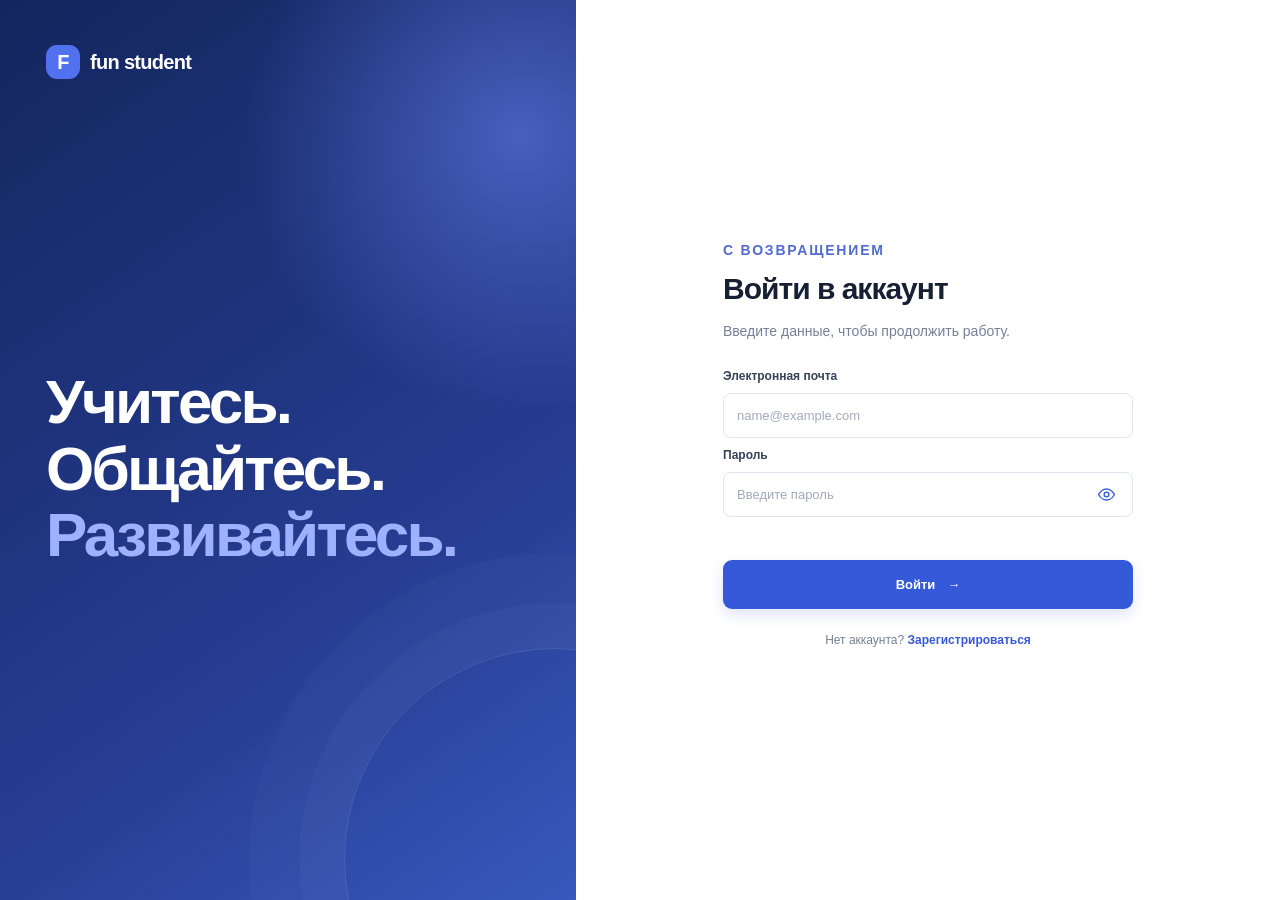
<file: index.html>
<!DOCTYPE html>
<html lang="ru">
<head>
  <meta charset="UTF-8">
  <meta name="viewport" content="width=device-width, initial-scale=1.0">
  <meta http-equiv="refresh" content="0; url=login.html">
  <title>Fun Student</title>
</head>
<body>
  <p>Перенаправление на <a href="login.html">страницу входа</a>…</p>
</body>
</html>
</file>
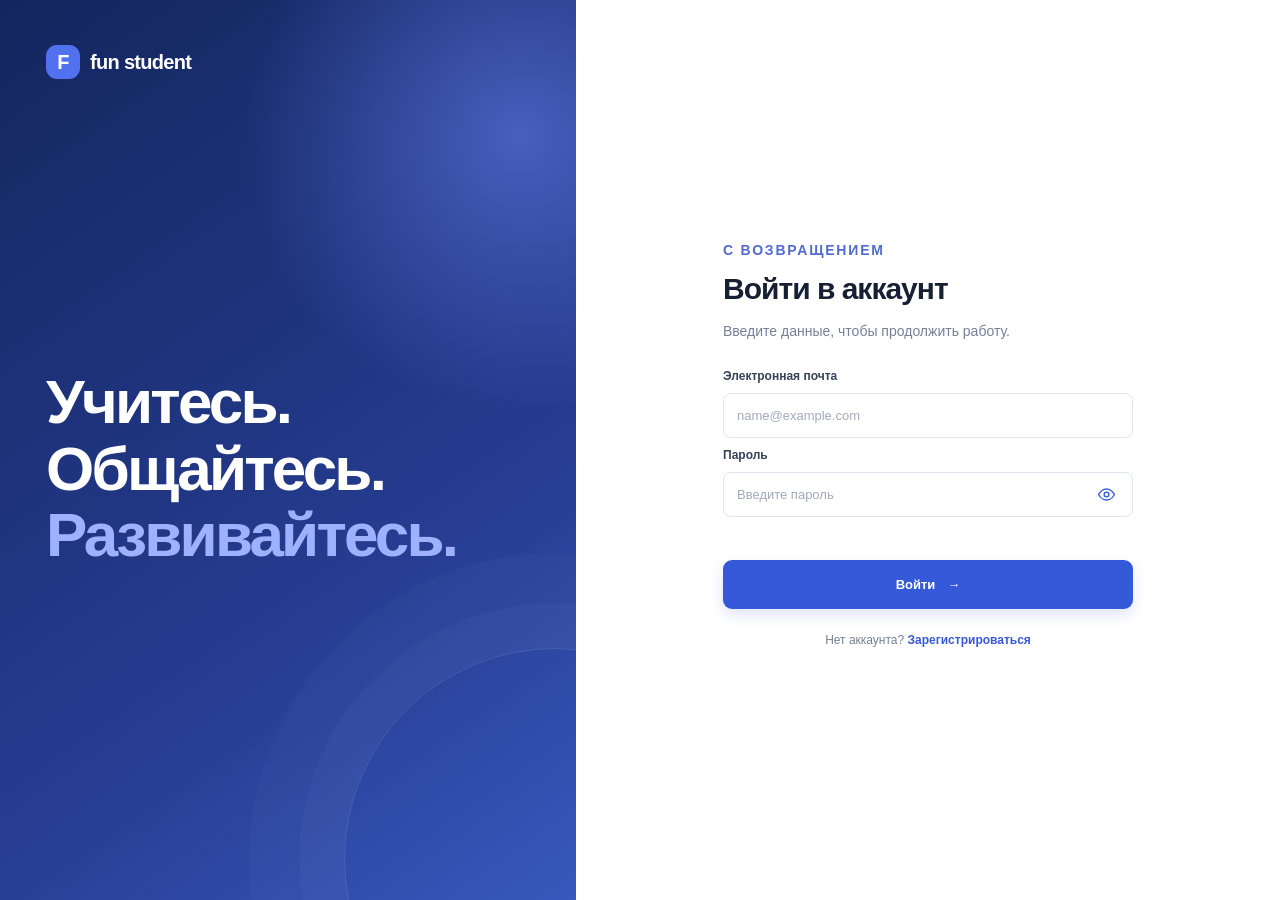
<file: login.html>
<!DOCTYPE html>
<html lang="ru">
<head>
  <meta charset="UTF-8">
  <meta name="viewport" content="width=device-width, initial-scale=1.0">
  <title>Вход — Fun Student</title>
  <link rel="stylesheet" href="css/style.css">
  <script src="js/common.js" defer></script>
  <script src="js/auth.js" defer></script>
</head>
<body class="auth-page">
  <main class="auth-layout">
    <section class="auth-aside">
      <a class="brand brand-light" href="login.html"><span class="brand-mark">F</span> fun student</a>
      <div class="aside-copy">
        <h1>Учитесь.<br>Общайтесь.<br><span>Развивайтесь.</span></h1>
      </div>
    </section>
    <section class="auth-main">
      <div class="auth-card">
        <a class="brand brand-dark mobile-brand" href="login.html"><span class="brand-mark">F</span> fun student</a>
        <span class="eyebrow welcome-eyebrow">С ВОЗВРАЩЕНИЕМ</span>
        <h2>Войти в аккаунт</h2>
        <p class="muted">Введите данные, чтобы продолжить работу.</p>
        <form id="loginForm" class="form">
          <label for="loginEmail">Электронная почта</label>
          <input id="loginEmail" name="email" type="email" placeholder="name@example.com" autocomplete="username" required>
          <label for="loginPassword">Пароль</label>
          <div class="password-wrap">
            <input id="loginPassword" name="password" type="password" placeholder="Введите пароль" autocomplete="current-password" required>
            <button class="password-toggle" type="button" data-toggle-password="loginPassword" aria-label="Показать пароль" title="Показать пароль"><svg viewBox="0 0 24 24" aria-hidden="true"><path d="M2 12s3.6-7 10-7 10 7 10 7-3.6 7-10 7S2 12 2 12Z"/><circle cx="12" cy="12" r="3"/></svg></button>
          </div>
          <div id="loginError" class="form-error" role="alert"></div>
          <button class="btn btn-primary btn-full" type="submit">Войти <span>→</span></button>
        </form>
        <p class="auth-switch">Нет аккаунта? <a href="register.html">Зарегистрироваться</a></p>
      </div>
    </section>
  </main>
  <div id="toast" class="toast" role="status"></div>
</body>
</html>
</file>
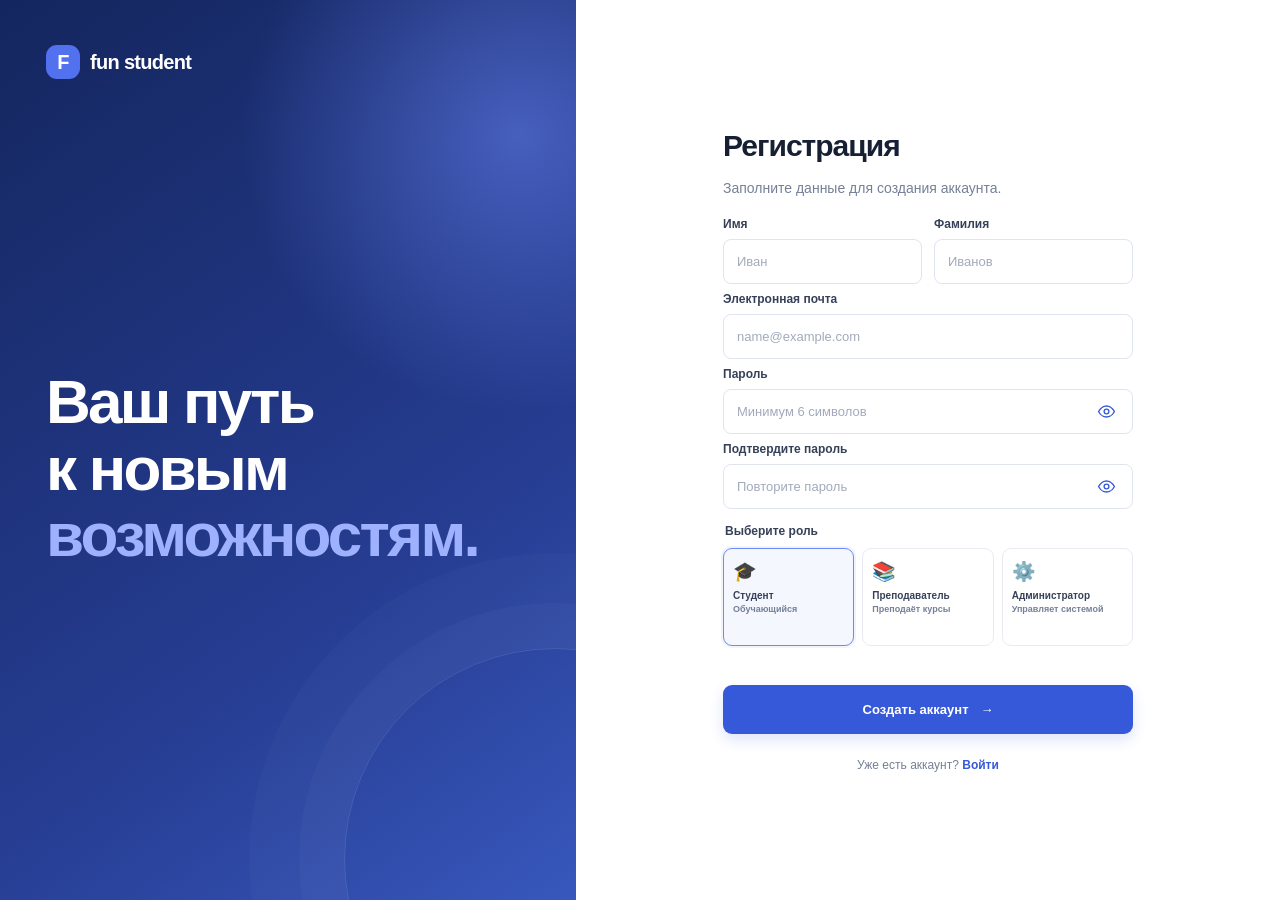
<file: register.html>
<!DOCTYPE html>
<html lang="ru">
<head>
  <meta charset="UTF-8">
  <meta name="viewport" content="width=device-width, initial-scale=1.0">
  <title>Регистрация — Fun Student</title>
  <link rel="stylesheet" href="css/style.css">
  <script src="js/common.js" defer></script>
  <script src="js/auth.js" defer></script>
</head>
<body class="auth-page">
  <main class="auth-layout">
    <section class="auth-aside">
      <a class="brand brand-light" href="login.html"><span class="brand-mark">F</span> fun student</a>
      <div class="aside-copy">
        <h1>Ваш путь<br>к новым <span>возможностям.</span></h1>
      </div>
    </section>
    <section class="auth-main">
      <div class="auth-card register-card">
        <a class="brand brand-dark mobile-brand" href="login.html"><span class="brand-mark">F</span> fun student</a>
        <h2>Регистрация</h2>
        <p class="muted">Заполните данные для создания аккаунта.</p>
        <form id="registerForm" class="form">
          <div class="form-row">
            <div>
              <label for="firstName">Имя</label>
              <input id="firstName" name="firstName" type="text" placeholder="Иван" required minlength="2">
            </div>
            <div>
              <label for="lastName">Фамилия</label>
              <input id="lastName" name="lastName" type="text" placeholder="Иванов" required minlength="2">
            </div>
          </div>
          <label for="registerEmail">Электронная почта</label>
          <input id="registerEmail" name="email" type="email" placeholder="name@example.com" required>
          <label for="registerPassword">Пароль</label>
          <div class="password-wrap"><input id="registerPassword" name="password" type="password" placeholder="Минимум 6 символов" required minlength="6"><button class="password-toggle" type="button" data-toggle-password="registerPassword" aria-label="Показать пароль" title="Показать пароль"><svg viewBox="0 0 24 24" aria-hidden="true"><path d="M2 12s3.6-7 10-7 10 7 10 7-3.6 7-10 7S2 12 2 12Z"/><circle cx="12" cy="12" r="3"/></svg></button></div>
          <label for="confirmPassword">Подтвердите пароль</label>
          <div class="password-wrap"><input id="confirmPassword" name="confirmPassword" type="password" placeholder="Повторите пароль" required minlength="6"><button class="password-toggle" type="button" data-toggle-password="confirmPassword" aria-label="Показать пароль" title="Показать пароль"><svg viewBox="0 0 24 24" aria-hidden="true"><path d="M2 12s3.6-7 10-7 10 7 10 7-3.6 7-10 7S2 12 2 12Z"/><circle cx="12" cy="12" r="3"/></svg></button></div>
          <fieldset class="role-fieldset">
            <legend>Выберите роль</legend>
            <div class="role-options">
              <label class="role-option">
                <input type="radio" name="role" value="Студент" checked>
                <span class="role-icon">🎓</span><span><strong>Студент</strong><small>Обучающийся</small></span>
              </label>
              <label class="role-option">
                <input type="radio" name="role" value="Преподаватель">
                <span class="role-icon">📚</span><span><strong>Преподаватель</strong><small>Преподаёт курсы</small></span>
              </label>
              <label class="role-option">
                <input type="radio" name="role" value="Администратор">
                <span class="role-icon">⚙️</span><span><strong>Администратор</strong><small>Управляет системой</small></span>
              </label>
            </div>
          </fieldset>
          <div id="registerError" class="form-error" role="alert"></div>
          <button class="btn btn-primary btn-full" type="submit">Создать аккаунт <span>→</span></button>
        </form>
        <p class="auth-switch">Уже есть аккаунт? <a href="login.html">Войти</a></p>
      </div>
    </section>
  </main>
  <div id="toast" class="toast" role="status"></div>
</body>
</html>
</file>
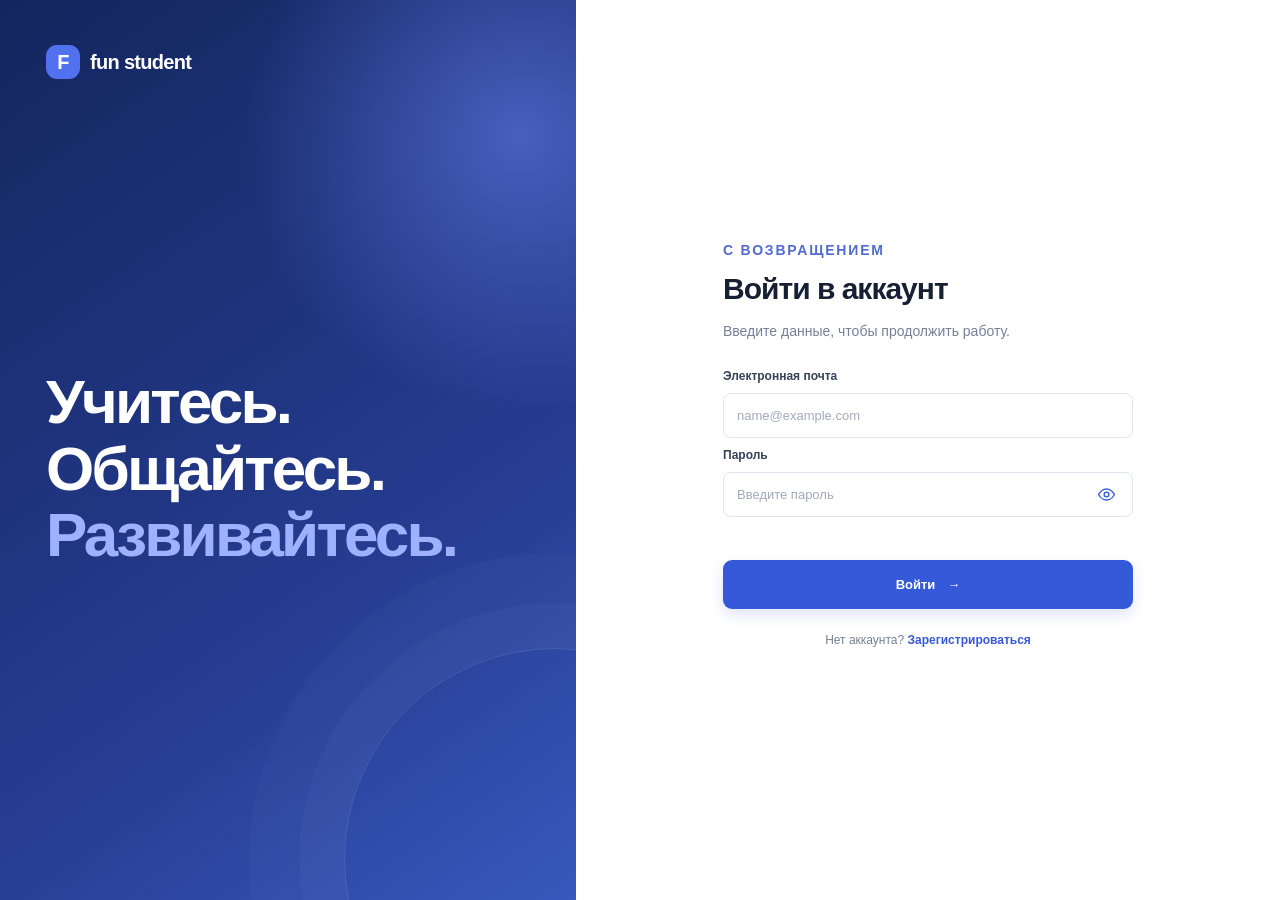
<file: users.html>
<!DOCTYPE html>
<html lang="ru">
<head>
  <meta charset="UTF-8">
  <meta name="viewport" content="width=device-width, initial-scale=1.0">
  <title>Пользователи — Fun Student</title>
  <link rel="stylesheet" href="css/style.css">
  <script src="js/common.js" defer></script>
  <script src="js/users.js" defer></script>
</head>
<body class="dashboard-page">
  <div class="app-shell">
    <aside class="sidebar" id="sidebar">
      <a class="brand brand-dark" href="users.html"><span class="brand-mark">F</span> fun student</a>
      <nav class="side-nav">
        <a class="nav-link active" href="users.html"><span>▦</span> Пользователи</a>
      </nav>
      <div class="sidebar-bottom">
        <button class="nav-link logout-button" id="logoutButton"><span>↪</span> Выйти из аккаунта</button>
      </div>
    </aside>
    <main class="main-content">
      <header class="topbar">
        <button class="mobile-menu" id="mobileMenu" aria-label="Открыть меню">☰</button>
        <div class="breadcrumbs">Рабочее пространство <span>/</span> Пользователи</div>
        <div class="topbar-user">
          <div class="avatar" id="userAvatar">А</div>
          <div><strong id="currentUserName">Пользователь</strong><small id="currentUserRole">Роль</small></div>
        </div>
      </header>
      <section class="page-heading">
        <div><h1>Пользователи</h1><p>Просматривайте и управляйте учетными записями платформы.</p></div>
        <button class="btn btn-primary" id="addUserButton">＋ Добавить пользователя</button>
      </section>
      <section class="stats-grid" id="statistics">
        <article class="stat-card"><div class="stat-top"><span>Всего пользователей</span><span class="stat-icon">♙</span></div><strong id="totalCount">0</strong><small>Все учетные записи</small></article>
        <article class="stat-card"><div class="stat-top"><span>Студенты</span><span class="stat-icon">🎓</span></div><strong id="studentCount">0</strong><small>Роль «Студент»</small></article>
        <article class="stat-card"><div class="stat-top"><span>Преподаватели</span><span class="stat-icon">📚</span></div><strong id="teacherCount">0</strong><small>Роль «Преподаватель»</small></article>
        <article class="stat-card"><div class="stat-top"><span>Администраторы</span><span class="stat-icon">⚙</span></div><strong id="adminCount">0</strong><small>Роль «Администратор»</small></article>
      </section>
      <section class="table-card">
        <div class="table-heading"><div><h2>Список пользователей</h2><p>Все зарегистрированные пользователи системы</p></div><button class="btn btn-outline" id="refreshButton">↻ Обновить</button></div>
        <div class="toolbar">
          <div class="search-box"><span>⌕</span><input type="search" id="searchInput" placeholder="Поиск по ФИО или email..."></div>
          <select id="roleFilter" aria-label="Фильтр по роли"><option value="">Все роли</option><option value="Студент">Студент</option><option value="Преподаватель">Преподаватель</option><option value="Администратор">Администратор</option></select>
        </div>
        <div class="table-scroll">
          <table>
            <thead><tr><th>№</th><th>ПОЛЬЗОВАТЕЛЬ</th><th>EMAIL</th><th>РОЛЬ</th><th>ДАТА РЕГИСТРАЦИИ</th><th>ДЕЙСТВИЯ</th></tr></thead>
            <tbody id="usersTableBody"></tbody>
          </table>
        </div>
        <div class="table-footer"><span id="resultsCount">Показано 0 пользователей</span><span>Данные демонстрационного режима</span></div>
      </section>
    </main>
  </div>

  <div class="modal-backdrop" id="userModal" hidden>
    <section class="modal" role="dialog" aria-modal="true" aria-labelledby="modalTitle">
      <div class="modal-header"><div><span class="eyebrow">УЧЕТНАЯ ЗАПИСЬ</span><h2 id="modalTitle">Добавить пользователя</h2></div><button class="icon-button" id="closeModal" aria-label="Закрыть">×</button></div>
      <form id="userForm" class="form">
        <input type="hidden" id="editingId">
        <label for="userFullName">ФИО</label><input id="userFullName" type="text" placeholder="Иван Иванов" required minlength="3">
        <label for="userEmail">Электронная почта</label><input id="userEmail" type="email" placeholder="name@example.com" required>
        <label for="userRole">Роль</label>
        <select id="userRole" required><option value="Студент">Студент</option><option value="Преподаватель">Преподаватель</option><option value="Администратор">Администратор</option></select>
        <div id="userFormError" class="form-error" role="alert"></div>
        <div class="modal-actions"><button type="button" class="btn btn-outline" id="cancelModal">Отмена</button><button type="submit" class="btn btn-primary" id="saveUserButton">Сохранить</button></div>
      </form>
    </section>
  </div>
  <div class="modal-backdrop" id="confirmModal" hidden>
    <section class="modal confirm-modal" role="dialog" aria-modal="true" aria-labelledby="confirmTitle">
      <div class="confirm-symbol">?</div><h2 id="confirmTitle">Подтвердите действие</h2>
      <p id="confirmMessage">Вы уверены, что хотите продолжить?</p>
      <div class="modal-actions"><button type="button" class="btn btn-outline" id="confirmCancel">Отмена</button><button type="button" class="btn btn-danger" id="confirmAccept">Подтвердить</button></div>
    </section>
  </div>
  <div class="toast" id="toast" role="status"></div>
</body>
</html>
</file>
<file: css/style.css>
:root {
  --navy: #172554; --blue: #3659d9; --blue-dark: #2948bd; --ink: #172033;
  --muted: #758097; --line: #e8ebf2; --bg: #f5f7fb; --white: #fff;
  --green: #16865b; --red: #d64b55; --shadow: 0 18px 55px rgba(24, 39, 75, .09);
}
* { box-sizing: border-box; }
body { margin: 0; font-family: Inter, -apple-system, BlinkMacSystemFont, "Segoe UI", sans-serif; color: var(--ink); }
a { color: inherit; text-decoration: none; }
button, input, select { font: inherit; }
button { cursor: pointer; }
.brand { display: inline-flex; align-items: center; gap: 10px; font-size: 20px; font-weight: 800; letter-spacing: -.7px; }
.brand-mark { display: grid; place-items: center; width: 34px; height: 34px; border-radius: 11px; background: #5271ee; color: white; font-size: 20px; }
.brand-light { color: white; }.brand-dark { color: var(--navy); }
.eyebrow { color: #7181aa; font-size: 10px; font-weight: 800; letter-spacing: 1.6px; }
.muted { color: var(--muted); font-size: 14px; line-height: 1.6; }
.btn { display: inline-flex; align-items: center; justify-content: center; gap: 12px; min-height: 44px; padding: 0 18px; border: 1px solid transparent; border-radius: 9px; font-size: 13px; font-weight: 700; transition: .18s ease; }
.btn-primary { background: var(--blue); color: white; box-shadow: 0 6px 14px rgba(54,89,217,.16); }
.btn-primary:hover { background: var(--blue-dark); transform: translateY(-1px); }
.btn-outline { background: white; border-color: var(--line); color: #4b5872; }
.btn-outline:hover { border-color: #b8c4e5; background: #f9faff; }
.btn-full { width: 100%; margin-top: 7px; min-height: 49px; }
.form { display: flex; flex-direction: column; gap: 10px; margin-top: 25px; }
.form label, .role-fieldset legend { font-size: 12px; font-weight: 700; color: #364158; }
.form input, .form select, .toolbar select { width: 100%; min-height: 45px; padding: 0 13px; border: 1px solid #dfe4ee; border-radius: 8px; outline: none; background: white; color: var(--ink); font-size: 13px; }
.form input:focus, .form select:focus, .toolbar input:focus, .toolbar select:focus { border-color: #8096f3; box-shadow: 0 0 0 3px rgba(79,111,230,.1); }
.form input::placeholder, .toolbar input::placeholder { color: #a2aabb; }
.form-error { min-height: 16px; color: var(--red); font-size: 12px; }
.auth-page { min-height: 100vh; background: white; }
.auth-layout { min-height: 100vh; display: grid; grid-template-columns: minmax(340px, .9fr) 1.1fr; }
.auth-aside { position: relative; display: flex; flex-direction: column; justify-content: space-between; padding: 45px 8%; overflow: hidden; color: white; background: radial-gradient(circle at 90% 15%, rgba(111,139,255,.5), transparent 30%), linear-gradient(145deg,#14265e,#263d92 65%,#3858bd); }
.auth-aside:after { content: ""; position: absolute; width: 420px; height: 420px; border: 1px solid rgba(255,255,255,.12); border-radius: 50%; right: -190px; bottom: -170px; box-shadow: 0 0 0 45px rgba(255,255,255,.025),0 0 0 95px rgba(255,255,255,.02); }
.aside-copy { max-width: 480px; position: relative; z-index: 1; margin: auto 0; }
.aside-copy .eyebrow { color: #b9c8ff; }
.aside-copy h1 { margin: 22px 0 18px; font-size: clamp(38px,5vw,62px); line-height: 1.08; letter-spacing: -2.8px; }
.aside-copy h1 span { color: #9eb1ff; }
.aside-copy p { max-width: 350px; color: #d3dcff; font-size: 15px; line-height: 1.8; }
.aside-footer { color: #aebce9; font-size: 11px; position: relative; z-index: 1; }
.auth-main { display: grid; place-items: center; padding: 50px 28px; }
.auth-card { width: min(100%, 410px); }
.auth-card h2 { margin: 13px 0 7px; font-size: 30px; letter-spacing: -1px; }
.auth-card .form { margin-top: 27px; }
.password-wrap { position: relative; }
.password-wrap input { padding-right: 72px; }
.password-toggle { position: absolute; right: 10px; top: 50%; transform: translateY(-50%); border: 0; background: none; color: var(--blue); font-size: 11px; font-weight: 700; }
.auth-switch { margin-top: 24px; text-align: center; color: var(--muted); font-size: 12px; }
.auth-switch a { color: var(--blue); font-weight: 700; }
.demo-hint { display: flex; flex-direction: column; gap: 5px; margin-top: 25px; padding: 14px 16px; border: 1px solid #e4eaff; border-radius: 9px; background: #f7f8ff; color: #64708a; font-size: 11px; }
.demo-hint strong { color: #33436e; margin-bottom: 3px; }
.mobile-brand { display: none; margin-bottom: 30px; }
.register-card { max-width: 470px; }
.register-card .form { gap: 8px; margin-top: 18px; }
.form-row { display: grid; grid-template-columns: 1fr 1fr; gap: 12px; }
.form-row > div { display: flex; flex-direction: column; gap: 8px; }
.role-fieldset { padding: 0; margin: 7px 0 0; border: 0; }
.role-options { display: grid; grid-template-columns: repeat(3,1fr); gap: 8px; margin-top: 10px; }
.role-option { position: relative; display: flex; flex-direction: column; gap: 7px; min-height: 98px; padding: 11px 9px; border: 1px solid var(--line); border-radius: 9px; cursor: pointer; }
.role-option:has(input:checked) { border-color: #718af0; background: #f5f7ff; box-shadow: 0 0 0 2px rgba(79,111,230,.08); }
.role-option input { position: absolute; opacity: 0; width: 1px; height: 1px; }
.role-icon { font-size: 19px; }
.role-option strong { display: block; font-size: 10px; }
.role-option small { display: block; margin-top: 3px; color: var(--muted); font-size: 9px; }
.security-note { color: #929bad; font-size: 10px; line-height: 1.5; text-align: center; }
.toast { position: fixed; right: 24px; bottom: 24px; z-index: 20; max-width: 340px; padding: 13px 18px; border-radius: 9px; background: #172554; color: white; font-size: 13px; box-shadow: var(--shadow); opacity: 0; transform: translateY(10px); pointer-events: none; transition: .25s; }
.toast.show { opacity: 1; transform: translateY(0); }
.dashboard-page { min-height: 100vh; background: var(--bg); }
.app-shell { min-height: 100vh; }
.sidebar { position: fixed; inset: 0 auto 0 0; z-index: 5; display: flex; flex-direction: column; width: 245px; padding: 28px 18px 20px; background: white; border-right: 1px solid var(--line); }
.sidebar .brand { padding: 0 8px; }
.sidebar-label { margin: 48px 10px 13px; color: #a1a9b8; font-size: 9px; font-weight: 800; letter-spacing: 1.2px; }
.side-nav { display: flex; flex-direction: column; gap: 5px; margin-top: 60px; }
.nav-link { display: flex; align-items: center; gap: 12px; width: 100%; padding: 12px 13px; border: 0; border-radius: 8px; background: transparent; color: #66718a; font-size: 12px; font-weight: 600; text-align: left; }
.nav-link > span { width: 18px; text-align: center; font-size: 17px; }
.nav-link.active { background: #eef1ff; color: var(--blue); }
.sidebar-bottom { margin-top: auto; }
.help-card { padding: 15px; margin-bottom: 18px; border-radius: 9px; background: #f5f7ff; }
.help-card strong { font-size: 11px; color: #344477; }
.help-card p { margin: 6px 0 0; color: #7885a5; font-size: 10px; line-height: 1.5; }
.logout-button { border-top: 1px solid var(--line); border-radius: 0; padding-top: 18px; }
.main-content { min-height: 100vh; margin-left: 245px; padding: 0 38px 24px; max-width: 1700px; }
.topbar { height: 76px; display: flex; align-items: center; justify-content: space-between; border-bottom: 1px solid var(--line); }
.breadcrumbs { color: #9aa3b3; font-size: 11px; }.breadcrumbs span { padding: 0 8px; color: #c3c9d3; }
.topbar-user { display: flex; align-items: center; gap: 10px; }
.avatar { display: grid; place-items: center; width: 36px; height: 36px; border-radius: 50%; background: #e9edff; color: #415dce; font-size: 13px; font-weight: 800; }
.topbar-user strong, .topbar-user small { display: block; }.topbar-user strong { font-size: 11px; }.topbar-user small { margin-top: 3px; color: var(--muted); font-size: 10px; }
.mobile-menu { display: none; border: 0; background: none; font-size: 20px; }
.page-heading { display: flex; align-items: end; justify-content: space-between; gap: 20px; padding: 34px 0 25px; }
.page-heading h1 { margin: 8px 0 6px; font-size: 29px; letter-spacing: -1px; }
.page-heading p { margin: 0; color: var(--muted); font-size: 12px; }
.stats-grid { display: grid; grid-template-columns: repeat(4,1fr); gap: 15px; margin-bottom: 22px; }
.stat-card { padding: 17px 19px; border: 1px solid var(--line); border-radius: 10px; background: white; }
.stat-top { display: flex; align-items: center; justify-content: space-between; color: #7d879a; font-size: 11px; }
.stat-icon { display: grid; place-items: center; width: 30px; height: 30px; border-radius: 8px; background: #f0f3ff; font-size: 14px; }
.stat-card > strong { display: block; margin: 10px 0 4px; font-size: 27px; letter-spacing: -1px; }
.stat-card > small { color: #a0a8b6; font-size: 10px; }
.table-card { overflow: hidden; border: 1px solid var(--line); border-radius: 10px; background: white; }
.table-heading { display: flex; align-items: center; justify-content: space-between; padding: 21px 22px 17px; }
.table-heading h2 { margin: 0 0 5px; font-size: 15px; }.table-heading p { margin: 0; color: var(--muted); font-size: 10px; }
.table-heading .btn { min-height: 36px; font-size: 11px; }
.toolbar { display: flex; gap: 10px; padding: 0 22px 17px; }
.search-box { display: flex; align-items: center; gap: 9px; flex: 1; max-width: 360px; height: 39px; padding: 0 11px; border: 1px solid var(--line); border-radius: 8px; color: #8c97aa; }
.search-box input { width: 100%; border: 0; outline: 0; color: var(--ink); font-size: 11px; }
.toolbar select { width: 170px; min-height: 39px; font-size: 11px; }
.table-scroll { overflow-x: auto; }
table { width: 100%; border-collapse: collapse; white-space: nowrap; }
thead { background: #f9faff; }
th { padding: 13px 17px; color: #9aa3b4; font-size: 9px; font-weight: 800; letter-spacing: .6px; text-align: left; }
td { padding: 13px 17px; border-top: 1px solid #f0f2f6; color: #66718a; font-size: 11px; }
td:first-child { color: #a0a8b6; }
.user-cell { display: flex; align-items: center; gap: 9px; color: #28344c; font-weight: 700; }
.user-avatar { display: grid; place-items: center; width: 30px; height: 30px; border-radius: 8px; background: #edf0ff; color: #536bd0; font-size: 10px; font-weight: 800; }
.role-badge { display: inline-block; padding: 5px 9px; border-radius: 20px; background: #eef1ff; color: #5269ca; font-size: 10px; font-weight: 700; }
.role-badge.teacher { background: #e9f7f1; color: #21845e; }.role-badge.admin { background: #fff2e7; color: #b66b27; }
.actions { display: flex; gap: 6px; }
.action-btn { padding: 6px 9px; border: 1px solid var(--line); border-radius: 6px; background: white; color: #64718b; font-size: 10px; }
.action-btn:hover { border-color: #aebbe8; color: var(--blue); }.action-btn.delete:hover { border-color: #f0b7bc; color: var(--red); }
.empty-state { padding: 35px; text-align: center; color: #8993a6; }
.table-footer { display: flex; justify-content: space-between; padding: 14px 22px; border-top: 1px solid #f0f2f6; color: #a0a8b6; font-size: 10px; }
.app-footer { display: flex; justify-content: space-between; padding: 22px 0; color: #a1a9b7; font-size: 10px; }
.modal-backdrop { position: fixed; inset: 0; z-index: 15; display: grid; place-items: center; padding: 20px; background: rgba(15,25,53,.45); }
.modal-backdrop[hidden] { display: none; }
.modal { width: min(100%, 440px); padding: 25px; border-radius: 13px; background: white; box-shadow: var(--shadow); }
.modal-header { display: flex; justify-content: space-between; align-items: start; margin-bottom: 18px; }
.modal-header h2 { margin: 7px 0 0; font-size: 21px; }
.icon-button { width: 30px; height: 30px; border: 0; border-radius: 7px; background: #f2f4f8; color: #6f7a90; font-size: 21px; }
.modal .form { margin-top: 0; }.modal-actions { display: flex; justify-content: end; gap: 8px; margin-top: 8px; }
@media (max-width: 1050px) {
  .sidebar { width: 210px; }.main-content { margin-left: 210px; padding: 0 24px 20px; }
  .stats-grid { grid-template-columns: repeat(2,1fr); }
}
@media (max-width: 760px) {
  .auth-layout { grid-template-columns: 1fr; }.auth-aside { display: none; }.auth-main { padding: 35px 22px; }.mobile-brand { display: inline-flex; }
  .sidebar { transform: translateX(-100%); transition: transform .2s; box-shadow: var(--shadow); }.sidebar.open { transform: translateX(0); }
  .main-content { margin-left: 0; padding: 0 16px 18px; }.mobile-menu { display: block; }.breadcrumbs { margin-right: auto; margin-left: 12px; }
  .topbar { height: 65px; }.topbar-user > div:last-child { display: none; }
  .page-heading { align-items: start; flex-direction: column; padding: 25px 0 18px; }.page-heading .btn { width: 100%; }
  .stats-grid { gap: 9px; }.stat-card { padding: 13px; }.stat-top { font-size: 10px; }.stat-card > strong { font-size: 23px; }
  .table-heading { padding: 17px 14px; }.toolbar { padding: 0 14px 14px; }.table-footer { padding: 12px 14px; }
  .app-footer { gap: 10px; flex-direction: column; }.role-options { gap: 5px; }.role-option { padding: 9px 6px; }
}
@media (max-width: 420px) {
  .form-row { grid-template-columns: 1fr; }.role-option strong { font-size: 9px; }.role-option small { font-size: 8px; }
  .table-heading .btn { padding: 0 10px; }.table-footer span:last-child { display: none; }
}

/* Requested visual refinements */
.welcome-eyebrow { display:inline-block; font-size:14px; letter-spacing:1.8px; color:#536bd0; }
.password-toggle { display:grid; place-items:center; width:34px; height:34px; padding:7px; border-radius:7px; }
.password-toggle:hover { background:#f0f3ff; }
.password-toggle svg { width:19px; height:19px; fill:none; stroke:currentColor; stroke-width:1.7; stroke-linecap:round; stroke-linejoin:round; }
.form .password-wrap input { padding-right:48px; }
.stat-top { font-size:13px; color:#626f88; font-weight:600; }
.stat-icon { width:38px; height:38px; font-size:19px; }
.stat-card > strong { font-size:31px; }
.stat-card > small { font-size:12px; }
.toolbar select, .form select { appearance:none; -webkit-appearance:none; padding:0 42px 0 14px; background-color:#fff; background-image:url("data:image/svg+xml,%3Csvg xmlns='http://www.w3.org/2000/svg' width='16' height='16' viewBox='0 0 24 24' fill='none' stroke='%23758197' stroke-width='2' stroke-linecap='round' stroke-linejoin='round'%3E%3Cpath d='m6 9 6 6 6-6'/%3E%3C/svg%3E"); background-repeat:no-repeat; background-position:right 14px center; background-size:16px; cursor:pointer; }
.toolbar select:focus, .form select:focus { border-color:#8096f3; box-shadow:0 0 0 3px rgba(79,111,230,.1); }
.btn-danger { background:#d64b55; color:white; }.btn-danger:hover { background:#bd3944; }
.confirm-modal { max-width:360px; text-align:center; padding:28px; }
.confirm-symbol { display:grid; place-items:center; width:44px; height:44px; margin:0 auto 14px; border-radius:50%; background:#fff2e7; color:#bd762e; font-size:22px; font-weight:800; }
.confirm-modal h2 { margin:0 0 8px; font-size:19px; }
.confirm-modal p { margin:0; color:#758097; font-size:12px; line-height:1.6; }
.confirm-modal .modal-actions { justify-content:center; margin-top:23px; }
@media (max-width:760px) { .stat-top { font-size:11px; } .stat-icon { width:33px; height:33px; font-size:17px; } .stat-card > small { font-size:10px; } }
</file>
